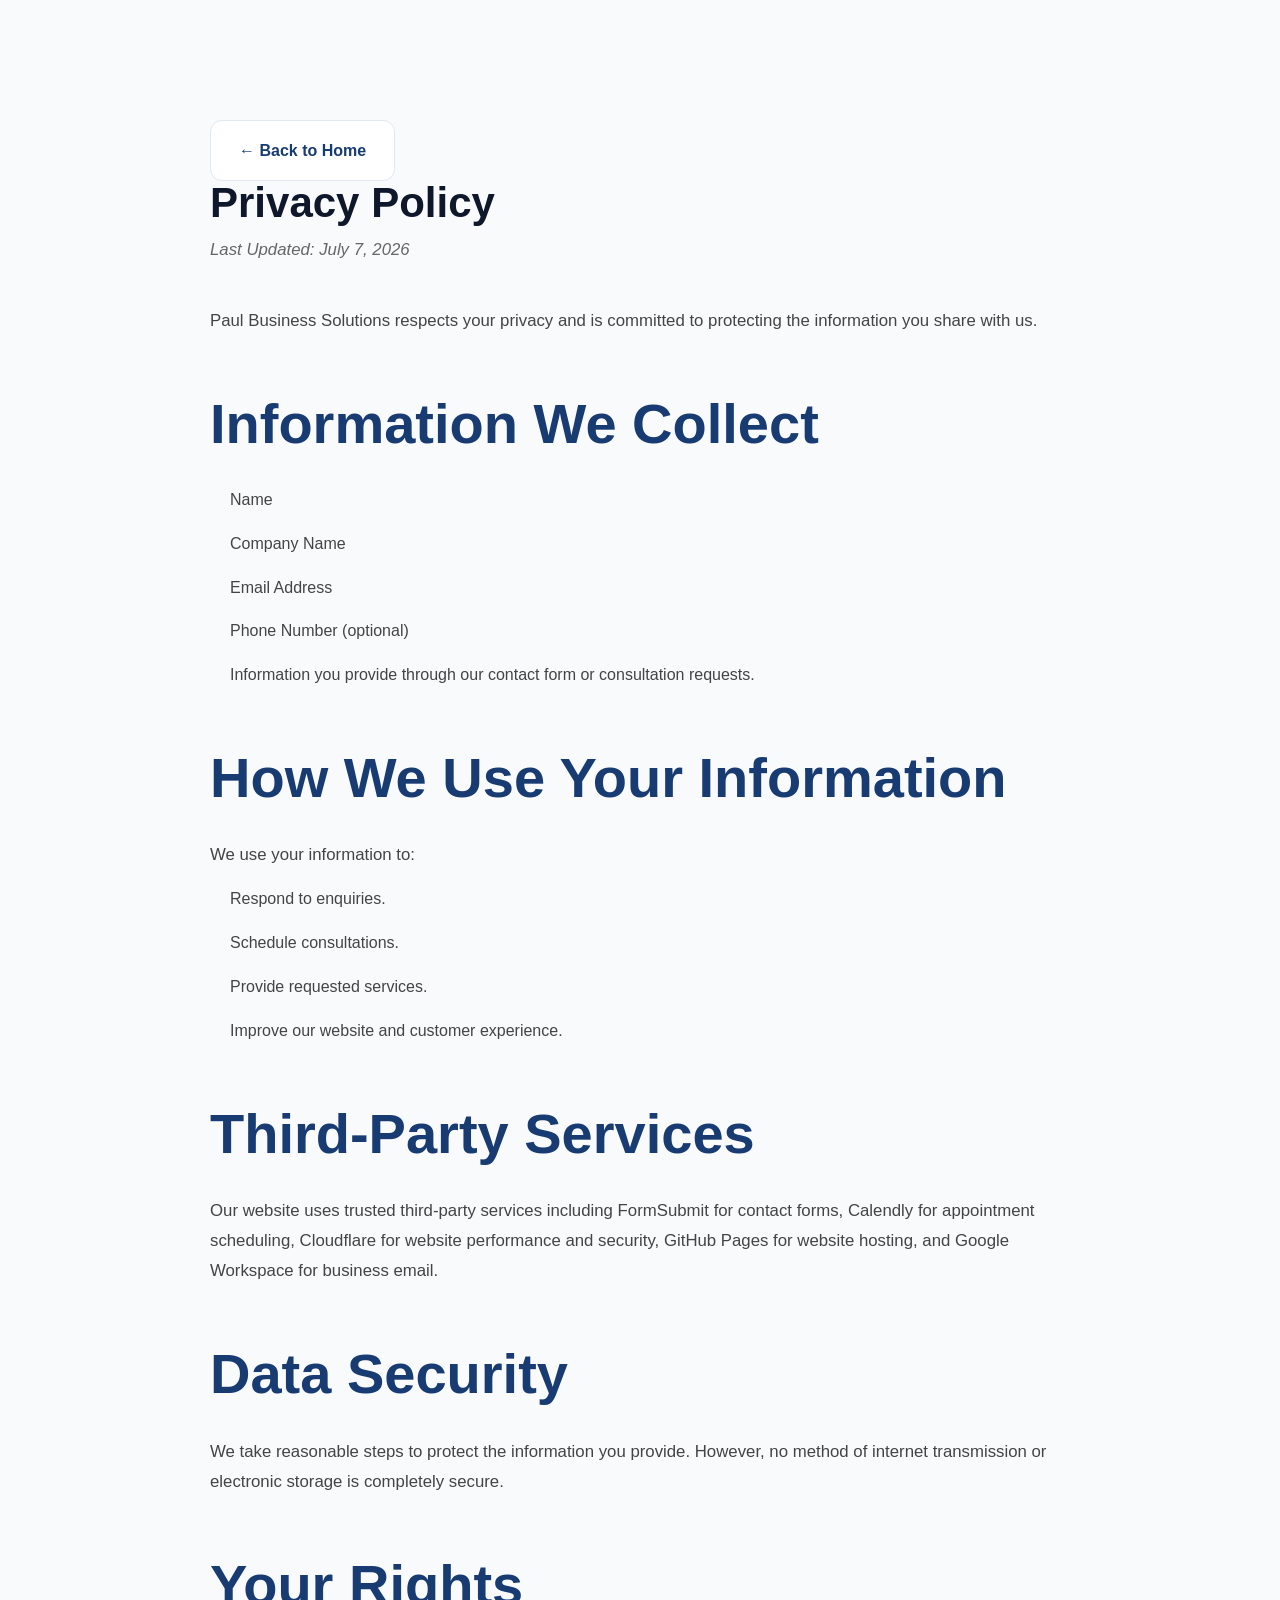
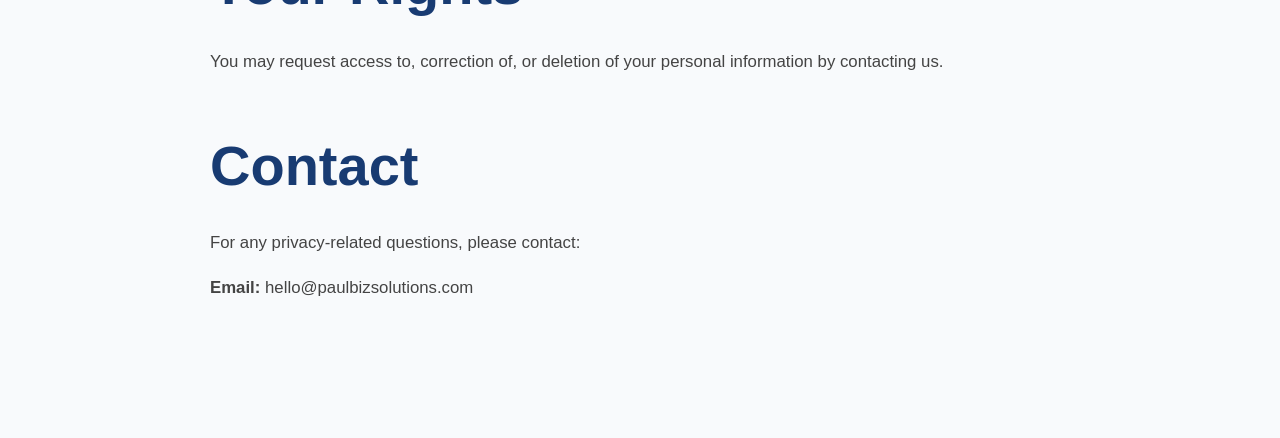
<file: privacy.html>
<!DOCTYPE html>
<html lang="en">

<head>

<meta charset="UTF-8">

<meta name="viewport" content="width=device-width, initial-scale=1.0">

<title>Privacy Policy | Paul Business Solutions</title>

<link rel="stylesheet" href="assets/css/style.css">

</head>

<body>

<div class="container policy-page">

    <a href="index.html" class="btn btn-secondary">
    ← Back to Home
</a>

<h1>Privacy Policy</h1>

<p class="updated">
Last Updated: July 7, 2026
</p>

<p>
Paul Business Solutions respects your privacy and is committed to protecting the information you share with us.
</p>

<h2>Information We Collect</h2>

<ul>
<li>Name</li>
<li>Company Name</li>
<li>Email Address</li>
<li>Phone Number (optional)</li>
<li>Information you provide through our contact form or consultation requests.</li>
</ul>

<h2>How We Use Your Information</h2>

<p>
We use your information to:
</p>

<ul>
<li>Respond to enquiries.</li>
<li>Schedule consultations.</li>
<li>Provide requested services.</li>
<li>Improve our website and customer experience.</li>
</ul>

<h2>Third-Party Services</h2>

<p>
Our website uses trusted third-party services including FormSubmit for contact forms, Calendly for appointment scheduling, Cloudflare for website performance and security, GitHub Pages for website hosting, and Google Workspace for business email.
</p>

<h2>Data Security</h2>

<p>
We take reasonable steps to protect the information you provide. However, no method of internet transmission or electronic storage is completely secure.
</p>

<h2>Your Rights</h2>

<p>
You may request access to, correction of, or deletion of your personal information by contacting us.
</p>

<h2>Contact</h2>

<p>
For any privacy-related questions, please contact:
</p>

<p>
<strong>Email:</strong> hello@paulbizsolutions.com
</p>

</div>

</body>

</html>
</file>
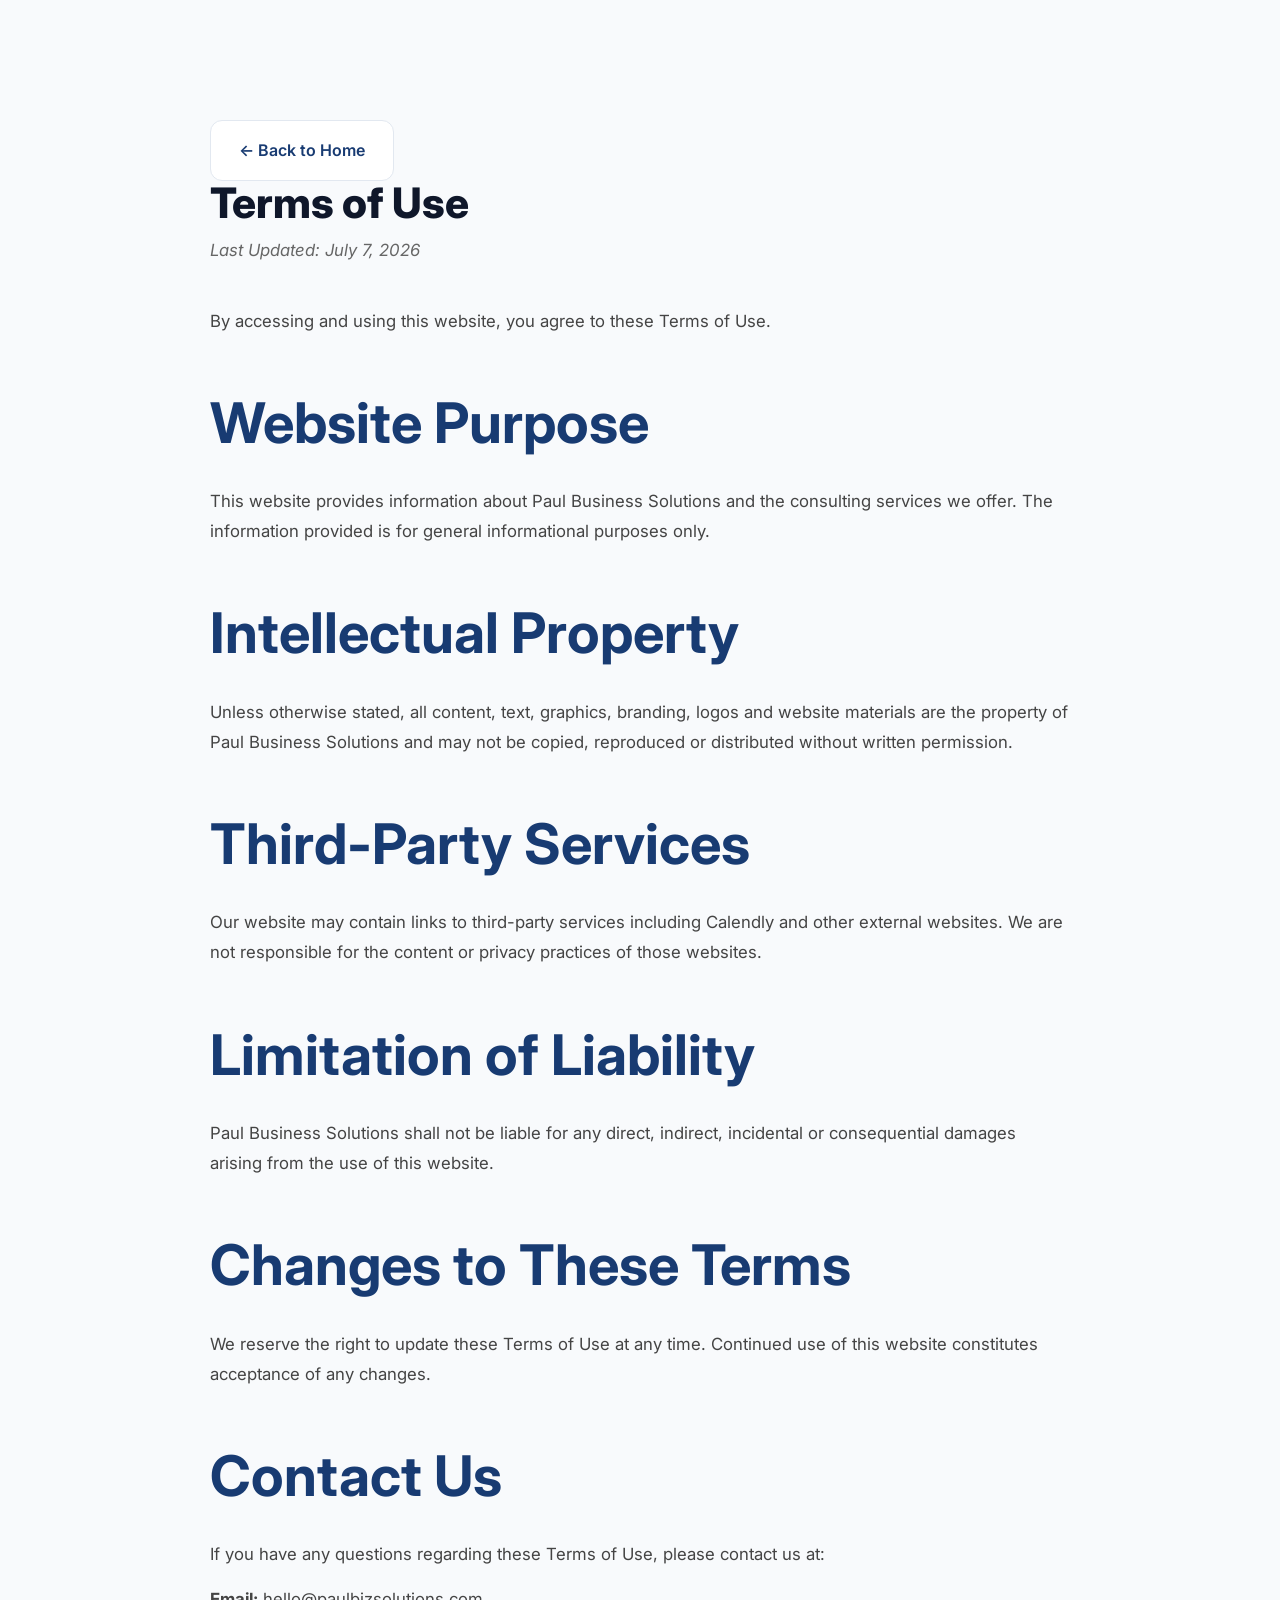
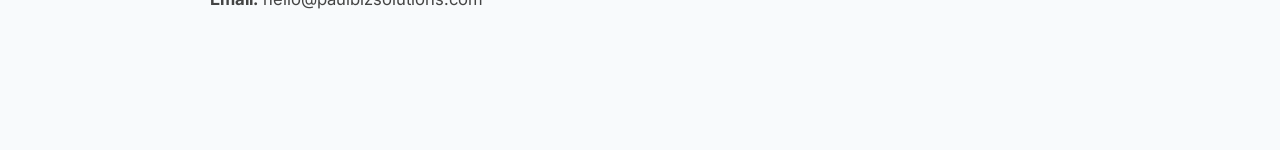
<file: terms.html>
<!DOCTYPE html>
<html lang="en">

<head>

    <meta charset="UTF-8">

    <meta name="viewport" content="width=device-width, initial-scale=1.0">

    <title>Terms of Use | Paul Business Solutions</title>

    <link rel="preconnect" href="https://fonts.googleapis.com">

    <link rel="preconnect" href="https://fonts.gstatic.com" crossorigin>

    <link href="https://fonts.googleapis.com/css2?family=Inter:wght@300;400;500;600;700;800&display=swap"
          rel="stylesheet">

    <link rel="stylesheet"
          href="https://cdnjs.cloudflare.com/ajax/libs/font-awesome/6.7.2/css/all.min.css">

    <link rel="stylesheet" href="assets/css/style.css">

</head>

<body>

<div class="container policy-page">

    <a href="index.html" class="btn btn-secondary">

        ← Back to Home

    </a>

    <h1>Terms of Use</h1>

    <p class="updated">

        Last Updated: July 7, 2026

    </p>

    <p>

        By accessing and using this website, you agree to these Terms of Use.

    </p>

    <h2>Website Purpose</h2>

    <p>

        This website provides information about Paul Business Solutions and the consulting services we offer. The information provided is for general informational purposes only.

    </p>

    <h2>Intellectual Property</h2>

    <p>

        Unless otherwise stated, all content, text, graphics, branding, logos and website materials are the property of Paul Business Solutions and may not be copied, reproduced or distributed without written permission.

    </p>

    <h2>Third-Party Services</h2>

    <p>

        Our website may contain links to third-party services including Calendly and other external websites. We are not responsible for the content or privacy practices of those websites.

    </p>

    <h2>Limitation of Liability</h2>

    <p>

        Paul Business Solutions shall not be liable for any direct, indirect, incidental or consequential damages arising from the use of this website.

    </p>

    <h2>Changes to These Terms</h2>

    <p>

        We reserve the right to update these Terms of Use at any time. Continued use of this website constitutes acceptance of any changes.

    </p>

    <h2>Contact Us</h2>

    <p>

        If you have any questions regarding these Terms of Use, please contact us at:

    </p>

    <p>

        <strong>Email:</strong> hello@paulbizsolutions.com

    </p>

</div>

</body>

</html>
</file>
<file: assets/css/style.css>
/* ==========================================
   PAUL BUSINESS SOLUTIONS
   Design System v1
========================================== */

:root{

    /* COLORS */

    --primary:#163B72;
    --primary-dark:#102B54;

    --accent:#14B8A6;

    --dark:#0F172A;

    --text:#334155;

    --light:#F8FAFC;

    --white:#FFFFFF;

    --border:#E2E8F0;

    --shadow:0 10px 40px rgba(15,23,42,.08);

    /* LAYOUT */

    --container:1200px;

    --radius:16px;

    --transition:.3s ease;

}


/* RESET */

*{

    margin:0;

    padding:0;

    box-sizing:border-box;

}

html{

    scroll-behavior:smooth;

}

body{

    font-family:'Inter',sans-serif;

    background:var(--light);

    color:var(--dark);

    line-height:1.7;

    overflow-x:hidden;

}

img{

    width:100%;

    display:block;

}

a{

    text-decoration:none;

    color:inherit;

}

ul{

    list-style:none;

}

button{

    font-family:inherit;

}


/* CONTAINER */

.container{

    width:min(90%,var(--container));

    margin:auto;

}


/* TYPOGRAPHY */

h1{

    font-size:clamp(3rem,6vw,4.5rem);

    line-height:1.05;

    font-weight:800;

}

h2{

    font-size:clamp(2.2rem,5vw,3.5rem);

    font-weight:700;

}

h3{

    font-size:1.5rem;

}

p{

    color:var(--text);

    font-size:1.05rem;

}


/* BUTTONS */

.btn{

    display:inline-flex;

    align-items:center;

    justify-content:center;

    padding:16px 28px;

    border-radius:12px;

    font-weight:600;

    transition:var(--transition);

    cursor:pointer;

}

.btn-primary{

    background:var(--primary);

    color:white;

}

.btn-primary:hover{

    background:var(--primary-dark);

    transform:translateY(-3px);

}

.btn-secondary{

    border:1px solid var(--border);

    background:white;

}

.btn-secondary:hover{

    box-shadow:var(--shadow);

    transform:translateY(-3px);

}


/* SECTIONS */

section{

    padding:100px 0;

}


/* UTILITIES */

.text-center{

    text-align:center;

}

.shadow{

    box-shadow:var(--shadow);

}

.rounded{

    border-radius:var(--radius);

}

/* ==========================================
NAVBAR
========================================== */

header{

    position:sticky;

    top:0;

    background:rgba(248,250,252,.9);

    backdrop-filter:blur(12px);

    border-bottom:1px solid var(--border);

    z-index:999;

}

.navbar{

    height:100px;

    display:flex;

    justify-content:space-between;

    align-items:center;

}

.logo{

    display:flex;

    align-items:center;

}

.logo img{

    height:95px;

    width:auto;

    display:block;

}

nav ul{

    display:flex;

    gap:40px;

}

nav a{

    transition:var(--transition);

}

nav a:hover{

    color:var(--primary);

}

/* ==========================================
HERO
========================================== */

.hero{

    min-height:calc(100vh - 80px);

    display:flex;

    align-items:center;

}

.hero-grid{

    display:grid;

    grid-template-columns:1fr 1fr;

    gap:80px;

    align-items:center;

}

.hero-tag{

    display:inline-block;

    padding:8px 18px;

    border-radius:999px;

    background:#DBEAFE;

    color:var(--primary);

    font-weight:600;

    margin-bottom:24px;

}

.hero p{

    margin:30px 0;

    max-width:550px;

}

.hero-buttons{

    display:flex;

    gap:20px;

}

.dashboard-card{

    background:white;

    padding:35px;

}

.dashboard-header{

    margin-bottom:30px;

}

.stats{

    display:grid;

    grid-template-columns:repeat(2,1fr);

    gap:20px;

}

.stat{

    background:#F8FAFC;

    padding:20px;

    border-radius:12px;

}

.stat span{

    display:block;

    color:var(--text);

    margin-bottom:8px;

}

.stat strong{

    font-size:2rem;

    color:var(--primary);

}


/*==================================
STATS
==================================*/

.stats-section{

    padding:60px 0;

    background:white;

}

.stats-grid{

    display:grid;

    grid-template-columns:repeat(4,1fr);

    gap:25px;

}

.stat-card{

    background:white;

    border:1px solid var(--border);

    border-radius:16px;

    padding:35px;

    text-align:center;

    transition:.3s;

}

.stat-card:hover{

    transform:translateY(-8px);

    box-shadow:var(--shadow);

}

.stat-card h2{

    color:var(--primary);

    margin-bottom:10px;

}

/*=================================
TRUST BAR
=================================*/

.trust-bar{

    background:#fff;

    padding:60px 0;

    border-top:1px solid var(--border);

}

.trust-title{

    text-align:center;

    font-size:.9rem;

    letter-spacing:2px;

    font-weight:700;

    color:var(--text);

    margin-bottom:45px;

}

.trust-grid{

    display:grid;

    grid-template-columns:repeat(4,1fr);

    gap:30px;

}

.trust-item{

    text-align:center;

}

.trust-item h3{

    color:var(--primary);

    font-size:2.5rem;

    margin-bottom:10px;

}

.trust-item span{

    color:var(--text);

}

/*=================================
PROBLEMS
=================================*/

.section-tag{

    color:var(--primary);

    font-weight:700;

    letter-spacing:1px;

    margin-bottom:15px;

}

.section-subtitle{

    max-width:650px;

    margin:20px auto 60px;

}

.problems{

    text-align:center;

}

.problem-grid{

    display:grid;

    grid-template-columns:repeat(4,1fr);

    gap:30px;

}

.problem-card{

    background:white;

    padding:40px 30px;

    border-radius:16px;

    box-shadow:var(--shadow);

    transition:.3s;

}

.problem-card:hover{

    transform:translateY(-10px);

}

.problem-card i{

    font-size:2rem;

    color:var(--primary);

    margin-bottom:25px;

}

.problem-card h3{

    margin-bottom:15px;

}

/*=================================
SOLUTIONS
=================================*/

.solutions{

    background:#fff;

}

.solutions-grid{

    display:grid;

    grid-template-columns:1fr 2fr;

    gap:60px;

    align-items:start;

}

.solutions-left p{

    margin:25px 0 35px;

}

.solutions-right{

    display:grid;

    grid-template-columns:repeat(2,1fr);

    gap:25px;

}

.solution-card{

    background:white;

    padding:35px;

    border-radius:18px;

    border:1px solid var(--border);

    transition:.3s;

}

.solution-card:hover{

    transform:translateY(-8px);

    box-shadow:var(--shadow);

}

.solution-card i{

    width:60px;

    height:60px;

    display:flex;

    align-items:center;

    justify-content:center;

    border-radius:14px;

    background:#EEF4FF;

    color:var(--primary);

    font-size:1.4rem;

    margin-bottom:25px;

}

.solution-card h3{

    margin-bottom:15px;

}

/*=================================
PROCESS
=================================*/

.process{

    background:#F8FAFC;

}

.process-grid{

    display:grid;

    grid-template-columns:repeat(3,1fr);

    gap:30px;

    margin-top:60px;

}

.process-card{

    background:white;

    border-radius:18px;

    padding:35px;

    border:1px solid var(--border);

    position:relative;

    transition:.3s;

}

.process-card:hover{

    transform:translateY(-8px);

    box-shadow:var(--shadow);

}

.step-number{

    position:absolute;

    top:20px;

    right:25px;

    color:#CBD5E1;

    font-size:2rem;

    font-weight:800;

}

.process-card i{

    width:70px;

    height:70px;

    border-radius:16px;

    display:flex;

    justify-content:center;

    align-items:center;

    background:#EEF4FF;

    color:var(--primary);

    font-size:1.5rem;

    margin-bottom:25px;

}

.process-card h3{

    margin-bottom:15px;

}

/*=================================
TESTIMONIALS
=================================*/

.testimonials{

    background:#F8FAFC;

}

.testimonial-grid{

    display:grid;

    grid-template-columns:repeat(3,1fr);

    gap:30px;

    margin-top:60px;

}

.testimonial-card{

    background:white;

    padding:35px;

    border-radius:20px;

    border:1px solid var(--border);

    transition:.3s;

}

.testimonial-card:hover{

    transform:translateY(-8px);

    box-shadow:var(--shadow);

}

.stars{

    color:#FBBF24;

    font-size:1.2rem;

    margin-bottom:20px;

}

.testimonial-card p{

    margin-bottom:25px;

    font-style:italic;

}

.testimonial-card h4{

    color:var(--primary);

}

/*=================================
CONTACT
=================================*/

.contact{

    background:#ffffff;

}

.contact-grid{

    display:grid;

    grid-template-columns:2fr 1fr;

    gap:60px;

    margin-top:60px;

}

.contact-form{

    background:white;

    padding:40px;

    border-radius:20px;

    box-shadow:var(--shadow);

}

.contact-form form{

    display:flex;

    flex-direction:column;

    gap:20px;

}

.contact-form input,

.contact-form textarea{

    padding:16px;

    border:1px solid var(--border);

    border-radius:12px;

    font-size:1rem;

    font-family:inherit;

}

.contact-form input:focus,

.contact-form textarea:focus{

    outline:none;

    border-color:var(--primary);

}

.contact-info{

    background:#F8FAFC;

    padding:40px;

    border-radius:20px;

    border:1px solid var(--border);

}

.contact-info h3{

    margin-bottom:10px;

}

.contact-info p{

    margin-bottom:25px;

}

.contact-info hr{

    margin:35px 0;

    border:none;

    border-top:1px solid var(--border);

}

.contact-info p a{
    color:#1d4b8f;
    text-decoration:underline;
}

.contact-info p a:hover{
    color:#163d73;
}

/*=================================
FOOTER
=================================*/

.footer{

    background:#0F172A;

    color:white;

    padding:70px 0 0;

}

.footer-grid{

    display:grid;

    grid-template-columns:2fr 1fr 1fr;

    gap:60px;

}

.footer-logo{

    height:70px;

    width:auto;

    margin-bottom:20px;

}

.footer h4{

    margin-bottom:20px;

}

.footer ul{

    padding:0;

}

.footer li{

    margin-bottom:12px;

}

.footer a{

    color:#CBD5E1;

}

.footer a:hover{

    color:white;

}

.footer-bottom{

    margin-top:60px;

    padding:25px 0;

    text-align:center;

    border-top:1px solid rgba(255,255,255,.1);

    color:#94A3B8;

}

/* ==========================================
ABOUT
========================================== */

.about{
    padding:100px 0;
    background:#ffffff;
}

.about-grid{
    display:grid;
    grid-template-columns:1fr 1fr;
    gap:60px;
    align-items:center;
}

.about-image{
    display:flex;
    justify-content:center;
    align-items:center;
}

.about-icon{
    font-size:180px;
    color:#1d4b8f;
    opacity:0.12;
}

.about-content h2{
    font-size:2.5rem;
    margin-bottom:20px;
}

.about-content p{
    margin-bottom:20px;
    color:#555;
}

.about-features{
    display:grid;
    grid-template-columns:repeat(2,1fr);
    gap:15px;
    margin:30px 0;
}

.about-feature{
    display:flex;
    align-items:center;
    gap:12px;
    padding:15px;
    background:#f8f9fb;
    border-radius:12px;
}

.about-feature i{
    color:#0b6efd;
    font-size:20px;
}

@media(max-width:768px){

.about-grid{
    grid-template-columns:1fr;
}

.about-features{
    grid-template-columns:1fr;
}

.about-image{
    order:-1;
}

}

.about-image{
    display:flex;
    justify-content:center;
    align-items:center;
}

.about-icon{
    font-size:220px;
    color:#1d4b8f;
    opacity:0.12;
}

/* ==========================================
RESPONSIVE
========================================== */

@media (max-width: 1024px){

}

@media (max-width: 768px){
.container{
    width:100%;
    max-width:100%;
    padding:0 20px;
}
    .hero-grid{
    grid-template-columns:1fr;
    gap:40px;
}

.hero h1{
    font-size:42px;
    line-height:1.2;
}

.hero-buttons{
    flex-direction:column;
    gap:15px;
}

.hero-buttons .btn{
    width:60%;
    text-align:center;
}

.stats-grid{
    grid-template-columns:repeat(2,1fr);
    gap:20px;
}

.problem-grid{
    grid-template-columns:1fr;
}

.solutions-grid{
    grid-template-columns:1fr;
}

.solutions-right{
    grid-template-columns:1fr;
}

.process-grid{
    grid-template-columns:1fr;
}

.contact-grid{
    grid-template-columns:1fr;
}

.footer-grid{
    grid-template-columns:1fr;
    text-align:center;
}

.crm-demo{
    padding:80px 0;
}

.crm-demo img{
    width:100%;
    margin-bottom:20px;
    border-radius:12px;
}

.crm-demo h2{
    font-size:34px;
}

.crm-demo p{
    text-align:center;
}

}

@media (max-width: 480px){

}

/* ==========================================
POLICY PAGES
========================================== */

.policy-page{
    max-width:900px;
    margin:80px auto;
    padding:40px 20px;
}

.policy-page h1{
    font-size:42px;
    margin-bottom:10px;
}

.policy-page .updated{
    color:#666;
    margin-bottom:40px;
    font-style:italic;
}

.policy-page h2{
    margin-top:40px;
    margin-bottom:15px;
    color:#183b72;
}

.policy-page p,
.policy-page li{
    line-height:1.8;
    color:#444;
    margin-bottom:15px;
}

.policy-page ul{
    padding-left:20px;
}

.policy-page a{
    color:#183b72;
    font-weight:600;
}

@media(max-width:768px){

.policy-page{
    margin:40px auto;
    padding:20px;
}

.policy-page h1{
    font-size:32px;
}

}
</file>
